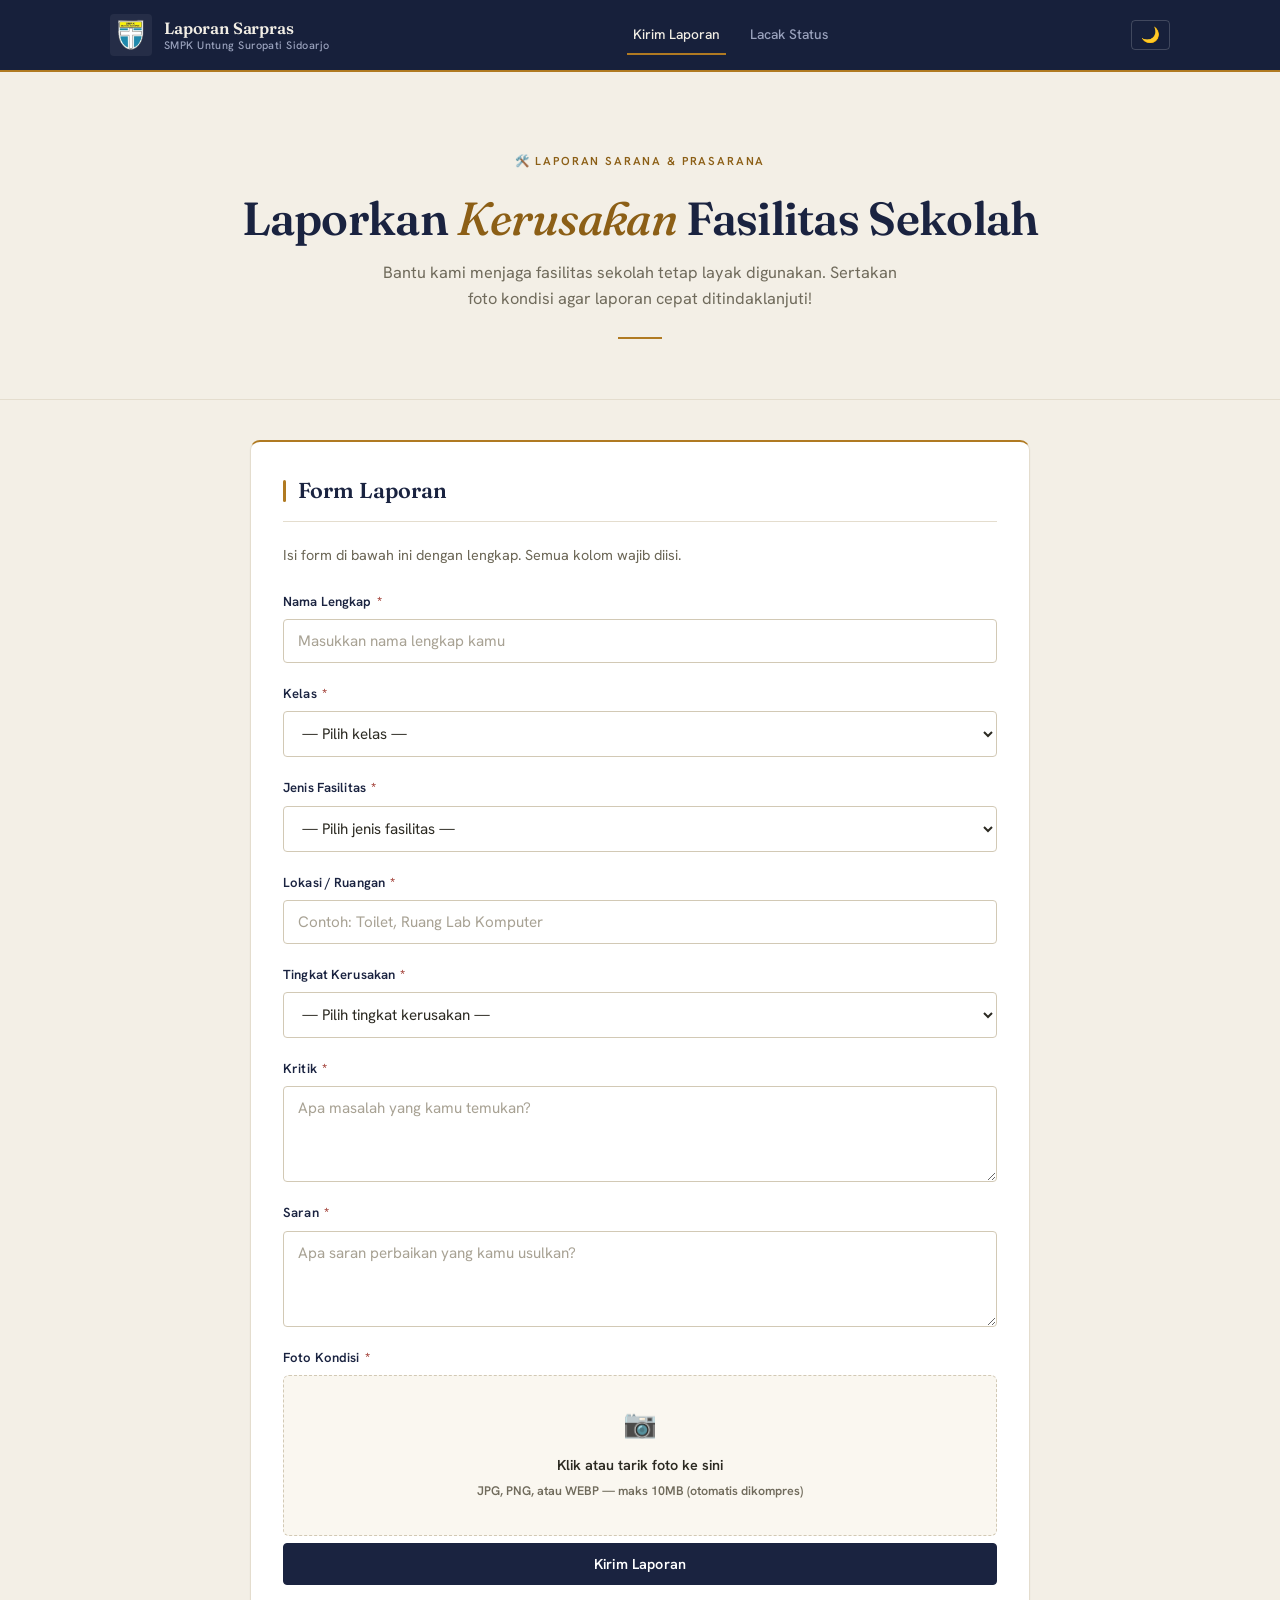
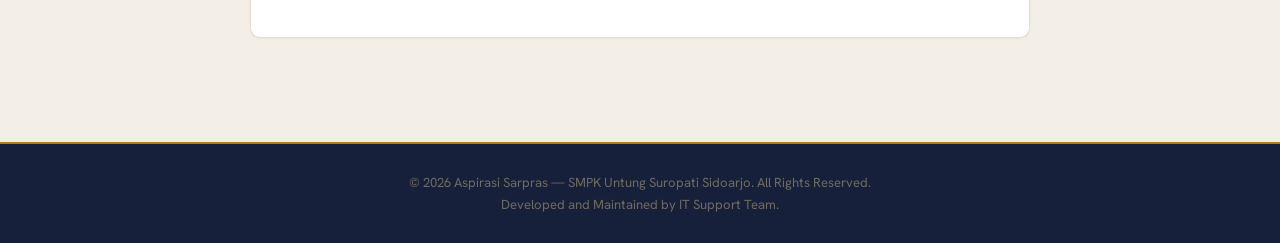
<file: index.html>
<!DOCTYPE html>
<html lang="id">
<head>
  <meta charset="UTF-8">
  <meta name="viewport" content="width=device-width, initial-scale=1.0">
  <link rel="icon" href="assets/logo-sekolah.png" onerror="this.style.display='none'">
  <title>Laporan Sarpras — SMPK Untung Suropati</title>
  <link rel="stylesheet" href="css/style.css">
  <style>
    .upload-box__label { display:block; }
  </style>
</head>
  <body>

  <!-- Navbar -->
  <nav class="navbar">
    <div class="navbar__inner">
      <a href="index.html" class="navbar__brand">
        <img src="assets/logo-sekolah.png" alt="Logo Sekolah" onerror="this.style.display='none'">
        <div class="navbar__brand-text">
          Laporan Sarpras
          <span>SMPK Untung Suropati Sidoarjo</span>
        </div>
      </a>
      <nav class="navbar__nav">
        <a href="index.html" class="navbar__link navbar__link--active">Kirim Laporan</a>
        <a href="lacak.html" class="navbar__link">Lacak Status</a>
      </nav>
      <button class="dark-toggle" id="darkToggleBtn" onclick="toggleDarkMode()" title="Ganti ke mode gelap">🌙</button>
    </div>
  </nav>

  <!-- Hero -->
  <section class="hero">
    <div class="hero__badge">🛠️ Laporan Sarana &amp; Prasarana</div>
    <h1>Laporkan <span>Kerusakan</span> Fasilitas Sekolah</h1>
    <p>Bantu kami menjaga fasilitas sekolah tetap layak digunakan. Sertakan foto kondisi agar laporan cepat ditindaklanjuti!</p>
    <div class="hero__divider"></div>
  </section>

  <div class="container">
    <section class="section">
      <div class="card--accent">
        <div class="section__title">Form Laporan</div>
        <p style="margin-bottom:24px; font-size:0.9rem; color:var(--gray-500);">
          Isi form di bawah ini dengan lengkap. Semua kolom wajib diisi.
        </p>

        <div id="alertBox" class="alert"></div>
        <div id="kodeResult" class="kode-result"></div>

        <form id="formSarpras" novalidate>

          <div class="form-group">
            <label class="form-label" for="namaLengkap">Nama Lengkap <span>*</span></label>
            <input class="form-input" type="text" id="namaLengkap" placeholder="Masukkan nama lengkap kamu" required>
          </div>

          <div class="form-group">
            <label class="form-label" for="kelas">Kelas <span>*</span></label>
            <select class="form-select" id="kelas" required>
              <option value="">— Pilih kelas —</option>
            </select>
          </div>

          <div class="form-group">
            <label class="form-label" for="kategori">Jenis Fasilitas <span>*</span></label>
            <select class="form-select" id="kategori" required>
              <option value="">— Pilih jenis fasilitas —</option>
            </select>
          </div>

          <div class="form-group">
            <label class="form-label" for="lokasi">Lokasi / Ruangan <span>*</span></label>
            <input class="form-input" type="text" id="lokasi" placeholder="Contoh: Toilet, Ruang Lab Komputer" required>
          </div>

          <div class="form-group">
            <label class="form-label" for="tingkat">Tingkat Kerusakan <span>*</span></label>
            <select class="form-select" id="tingkat" required>
              <option value="">— Pilih tingkat kerusakan —</option>
            </select>
          </div>

          <div class="form-group">
            <label class="form-label" for="kritik">Kritik <span>*</span></label>
            <textarea class="form-textarea" id="kritik" placeholder="Apa masalah yang kamu temukan?" required></textarea>
          </div>

          <div class="form-group">
            <label class="form-label" for="saran">Saran <span>*</span></label>
            <textarea class="form-textarea" id="saran" placeholder="Apa saran perbaikan yang kamu usulkan?" required></textarea>
          </div>

          <div class="form-group">
            <label class="form-label">Foto Kondisi <span>*</span></label>
            <div class="upload-box" id="uploadBox">
              <input type="file" id="uploadInput" accept="image/jpeg,image/png,image/webp" style="display:none;">
              <div class="upload-box__label">
                <div class="upload-box__icon">📷</div>
                <div class="upload-box__text"><div>Klik atau tarik foto ke sini</div>
                <div class="upload-box__hint">JPG, PNG, atau WEBP — maks 10MB (otomatis dikompres)</div>
              </div>
              <div id="uploadPreview"></div>
            </div>
            <div id="uploadProgress" class="upload-progress"></div>
          </div>

          <button type="submit" class="btn btn--primary btn--full" id="btnKirim">
            Kirim Laporan
          </button>

        </form>
      </div>
    </section>
  </div>

  <footer class="footer">
    <p>© 2026 Aspirasi Sarpras — SMPK Untung Suropati Sidoarjo. All Rights Reserved.<br>
Developed and Maintained by IT Support Team.</p>
  </footer>

  <script src="js/darkmode.js"></script>
  <script src="js/config.js"></script>
  <script src="js/compress.js"></script>
  <script src="js/form.js"></script>

</body>
</html>
</file>
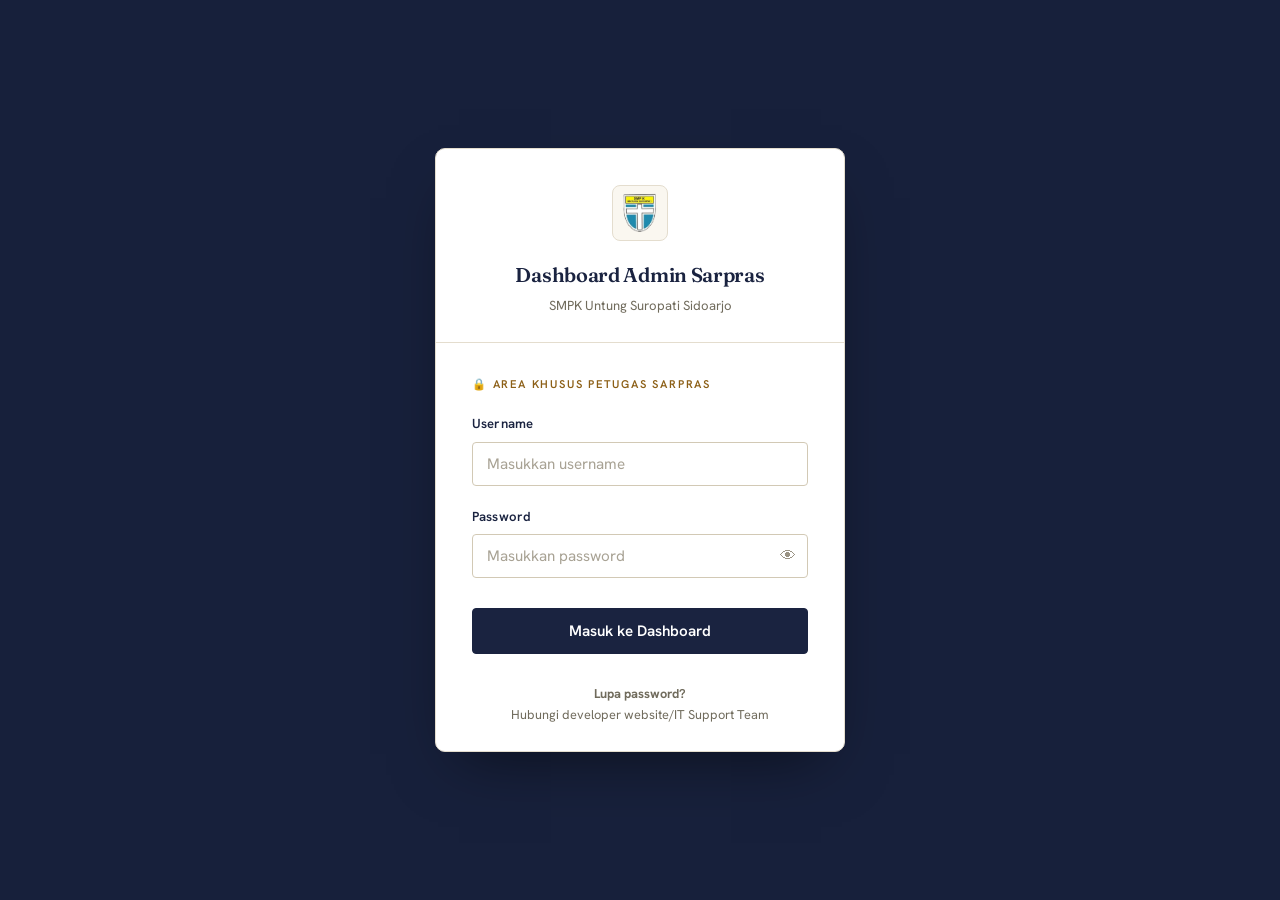
<file: admin.html>
<!DOCTYPE html>
<html lang="id">
<head>
  <meta charset="UTF-8">
  <meta name="viewport" content="width=device-width, initial-scale=1.0">
  <link rel="icon" href="assets/logo-sekolah.png" onerror="this.style.display='none'">
  <title>Login Admin — Sarpras SMPK Untung Suropati</title>
  <link rel="stylesheet" href="css/style.css">
</head>
<body>
  <div class="login-page">
    <div class="login-card">

      <div class="login-card__header">
        <div class="login-logos">
          <img src="assets/logo-sekolah.png" alt="Logo Sekolah" onerror="this.style.display='none'">
        </div>
        <h2>Dashboard Admin Sarpras</h2>
        <p>SMPK Untung Suropati Sidoarjo</p>
      </div>

      <div class="login-card__body">
        <div class="login-badge">🔒 Area Khusus Petugas Sarpras</div>

        <div id="alertBox" class="alert"></div>

        <form id="formLogin" novalidate>
          <div class="form-group">
            <label class="form-label" for="username">Username</label>
            <input class="form-input" type="text" id="username" placeholder="Masukkan username" autocomplete="username" required>
          </div>

          <div class="form-group">
            <label class="form-label" for="password">Password</label>
            <div style="position:relative;">
              <input class="form-input" type="password" id="password" placeholder="Masukkan password"
                     autocomplete="current-password" style="padding-right:44px;" required>
              <button type="button" id="togglePassword"
                      style="position:absolute;right:12px;top:50%;transform:translateY(-50%);
                             background:none;border:none;cursor:pointer;color:var(--gray-400);
                             font-size:1rem;padding:0;line-height:1;">👁</button>
            </div>
          </div>

          <button type="submit" class="btn--login" id="btnLogin">Masuk ke Dashboard</button>
        </form>
      </div>

      <div class="login-card__footer">
        <strong>Lupa password?</strong>
           <br>Hubungi developer website/IT Support Team</p>
      </div>

    </div>
  </div>

  <script src="js/config.js"></script>
  <script src="js/auth.js"></script>
</body>
</html>
</file>
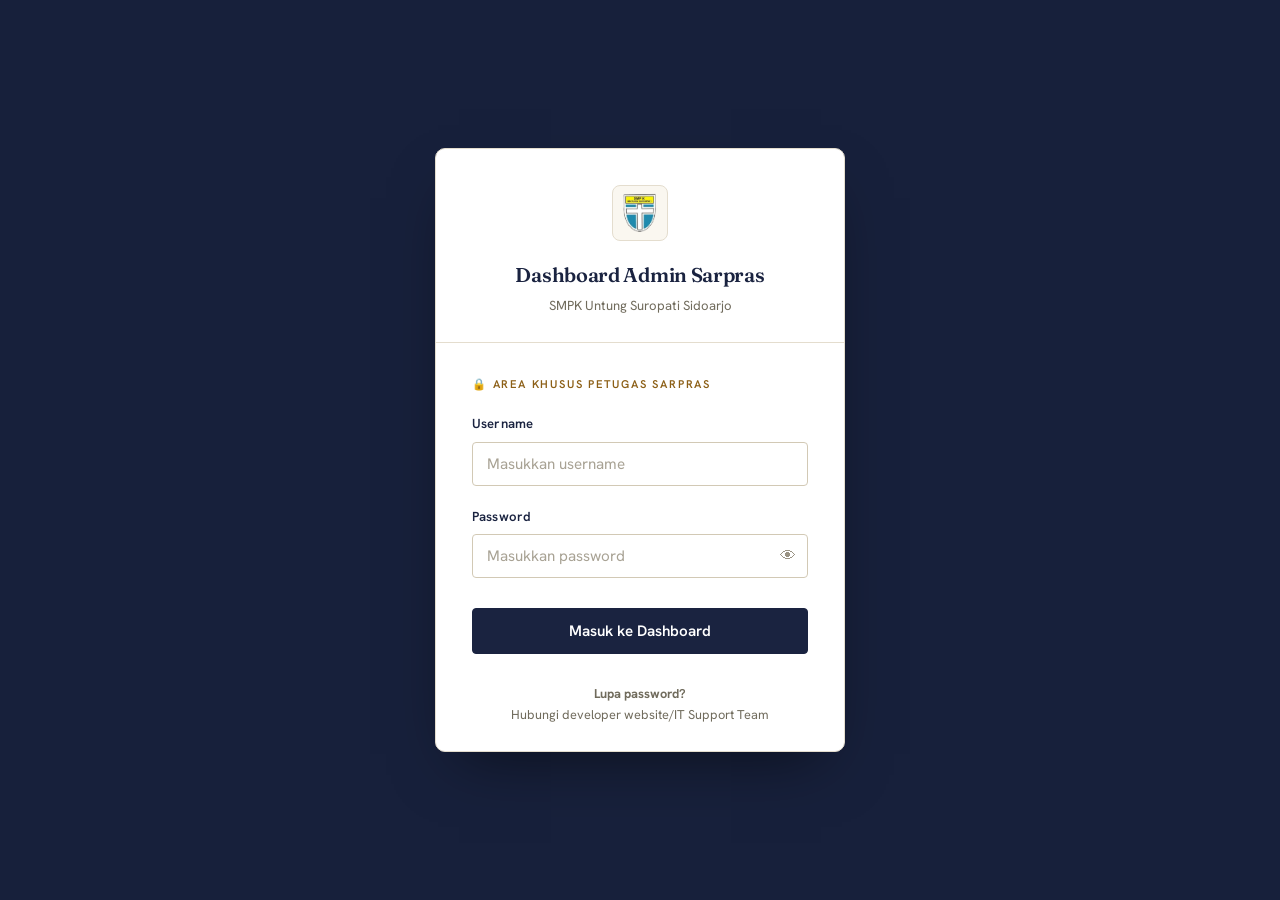
<file: dashboard.html>
<!DOCTYPE html>
<html lang="id">
<head>
  <meta charset="UTF-8">
  <meta name="viewport" content="width=device-width, initial-scale=1.0">
  <link rel="icon" href="assets/logo-sekolah.png" onerror="this.style.display='none'">
  <title>Dashboard Admin — Sarpras SMPK Untung Suropati</title>
  <link rel="stylesheet" href="css/style.css">
</head>
<body class="dash">

  <!-- Navbar -->
  <nav class="navbar">
    <div class="navbar__inner">
      <a href="index.html" class="navbar__brand">
        <img src="assets/logo-sekolah.png" alt="Logo Sekolah" onerror="this.style.display='none'">
        <div class="navbar__brand-text">
          Dashboard Admin Sarpras
          <span>SMPK Untung Suropati Sidoarjo</span>
        </div>
      </a>
      <div class="navbar__admin-info">
        <span class="navbar__admin-badge">👤 Admin Sarpras</span>
        <button onclick="logout()" class="btn--logout">Keluar</button>
        <button class="dark-toggle" id="darkToggleBtn" onclick="toggleDarkMode()" title="Ganti ke mode gelap">🌙</button>
      </div>
    </div>
  </nav>

  <div class="dashboard-layout">

    <!-- Sidebar -->
    <aside class="sidebar">
      <p class="sidebar__section-label">Menu</p>
      <ul class="sidebar__menu">
        <li class="sidebar__item"><a href="#" class="active" onclick="showTab('statistik', this); return false;"><span class="sidebar__icon">📊</span> Statistik</a></li>
        <li class="sidebar__item"><a href="#" onclick="showTab('laporan', this); return false;"><span class="sidebar__icon">📋</span> Semua Laporan</a></li>
      </ul>
      <hr class="sidebar__divider">
      <p class="sidebar__section-label">Lainnya</p>
      <ul class="sidebar__menu">
        <li class="sidebar__item"><a href="index.html" target="_blank"><span class="sidebar__icon">🌐</span> Lihat Website</a></li>
      </ul>
    </aside>

    <!-- Main -->
    <main class="dashboard-main">

      <div id="globalLoading" class="loading"><div class="spinner"></div> Memuat data...</div>

      <!-- TAB: Statistik -->
      <div id="tab-statistik" class="tab-panel active">
        <p class="page-title">📊 Statistik Laporan Sarpras</p>
        <p class="page-subtitle" id="lastUpdated">Memuat data...</p>

        <div class="stats-grid">
          <div class="stat-card stat-card--total">
            <span class="stat-card__icon">📝</span>
            <div class="stat-card__number" id="statTotal">—</div>
            <div class="stat-card__label">Total Laporan</div>
          </div>
          <div class="stat-card stat-card--menunggu">
            <span class="stat-card__icon">⏳</span>
            <div class="stat-card__number" id="statMenunggu">—</div>
            <div class="stat-card__label">Menunggu</div>
          </div>
          <div class="stat-card stat-card--diproses">
            <span class="stat-card__icon">🔧</span>
            <div class="stat-card__number" id="statDiproses">—</div>
            <div class="stat-card__label">Diproses</div>
          </div>
          <div class="stat-card stat-card--selesai">
            <span class="stat-card__icon">✅</span>
            <div class="stat-card__number" id="statSelesai">—</div>
            <div class="stat-card__label">Selesai</div>
          </div>
        </div>

        <div class="hchart-section">
          <div class="hchart-card">
            <div class="hchart-card__title">Laporan per Tingkat Kerusakan</div>
            <div class="hbar-list" id="hbarTingkat"></div>
          </div>
          <div class="hchart-card">
            <div class="hchart-card__title">Laporan per Status</div>
            <div class="hbar-list" id="hbarStatus"></div>
          </div>
        </div>

        <div class="hchart-card">
          <div class="hchart-card__title">Laporan per Jenis Fasilitas</div>
          <div class="hbar-list" id="hbarKategori"></div>
        </div>
      </div>

      <!-- TAB: Semua Laporan -->
      <div id="tab-laporan" class="tab-panel">
        <div style="display:flex;justify-content:space-between;align-items:center;flex-wrap:wrap;gap:12px;margin-bottom:20px;">
          <div>
            <p class="page-title">📋 Semua Laporan</p>
            <p class="page-subtitle">Kelola dan pantau laporan sarpras</p>
          </div>
          <button onclick="loadData()" class="btn btn--outline" style="font-size:0.85rem;padding:7px 16px;">🔄 Refresh</button>
        </div>

        <div class="filter-bar">
          <input id="dashSearch" type="text" placeholder="🔍 Cari nama, lokasi, kode, kritik…" oninput="applyFilters()">
          <select id="dashFilterKategori" onchange="applyFilters()"><option value="">Semua Jenis</option></select>
          <select id="dashFilterKelas" onchange="applyFilters()"><option value="">Semua Kelas</option></select>
          <select id="dashFilterTingkat" onchange="applyFilters()"><option value="">Semua Tingkat</option></select>
          <select id="dashFilterStatus" onchange="applyFilters()"><option value="">Semua Status</option></select>
          <select id="dashSort" onchange="applyFilters()">
            <option value="newest">Urut: Terbaru</option>
            <option value="oldest">Urut: Terlama</option>
            <option value="tingkat">Urut: Tingkat (Berat dulu)</option>
          </select>
        </div>

        <div class="filter-bar filter-bar--dates">
          <label class="filter-date">Dari <input id="dashDateFrom" type="date" onchange="applyFilters()"></label>
          <label class="filter-date">Sampai <input id="dashDateTo" type="date" onchange="applyFilters()"></label>
          <button class="btn btn--outline" onclick="resetFilters()" style="font-size:0.82rem;padding:7px 14px;">Reset Filter</button>
        </div>

        <p id="dashCounter" style="font-size:0.85rem;color:var(--gray-400);margin-bottom:12px;"></p>

        <div class="table-wrapper">
          <table>
            <thead>
              <tr>
                <th>Foto</th>
                <th>Pelapor</th>
                <th>Lokasi</th>
                <th class="hide-lg">Jenis</th>
                <th>Tingkat</th>
                <th class="hide-md">Kritik</th>
                <th class="hide-md">Saran</th>
                <th>Status</th>
                <th class="hide-md">Tanggal</th>
                <th>Aksi</th>
              </tr>
            </thead>
            <tbody id="tableBody"></tbody>
          </table>
        </div>

        <div class="mobile-cards" id="mobileCards"></div>

        <div id="dashPagination" class="pagination"></div>

        <div id="tableEmpty" class="empty-state" style="display:none;">
          <div class="empty-state__icon">📭</div>
          <p>Belum ada laporan.</p>
        </div>
      </div>

    </main>
  </div>

  <footer class="footer">
    <p>© 2026 Aspirasi Sarpras — SMPK Untung Suropati Sidoarjo. All Rights Reserved.<br>
Developed and Maintained by IT Support Team.</p>
      </footer>

  <!-- Modal konfirmasi -->
  <div class="modal-overlay" id="modalOverlay" style="display:none;">
    <div class="modal-box">
      <span class="modal-box__icon" id="modalIcon">❓</span>
      <div class="modal-box__title" id="modalTitle">Konfirmasi</div>
      <div class="modal-box__desc" id="modalDesc"></div>
      <div class="modal-box__actions">
        <button class="modal-btn modal-btn--cancel" id="modalCancel">Batal</button>
        <button class="modal-btn modal-btn--confirm" id="modalConfirm">Ya, Lanjutkan</button>
      </div>
    </div>
  </div>

  <!-- Modal preview foto -->
  <div class="modal-overlay" id="fotoModalOverlay" style="display:none;" onclick="if(event.target===this) this.style.display='none';">
    <div class="modal-box" style="max-width:600px;">
      <img id="fotoModalImg" class="modal-box__img" src="" alt="Foto laporan">
      <button class="modal-btn modal-btn--cancel" style="width:100%;" onclick="document.getElementById('fotoModalOverlay').style.display='none';">Tutup</button>
    </div>
  </div>

  <script src="js/darkmode.js"></script>
  <script src="js/config.js"></script>
  <script src="js/dashboard.js"></script>
</body>
</html>
</file>
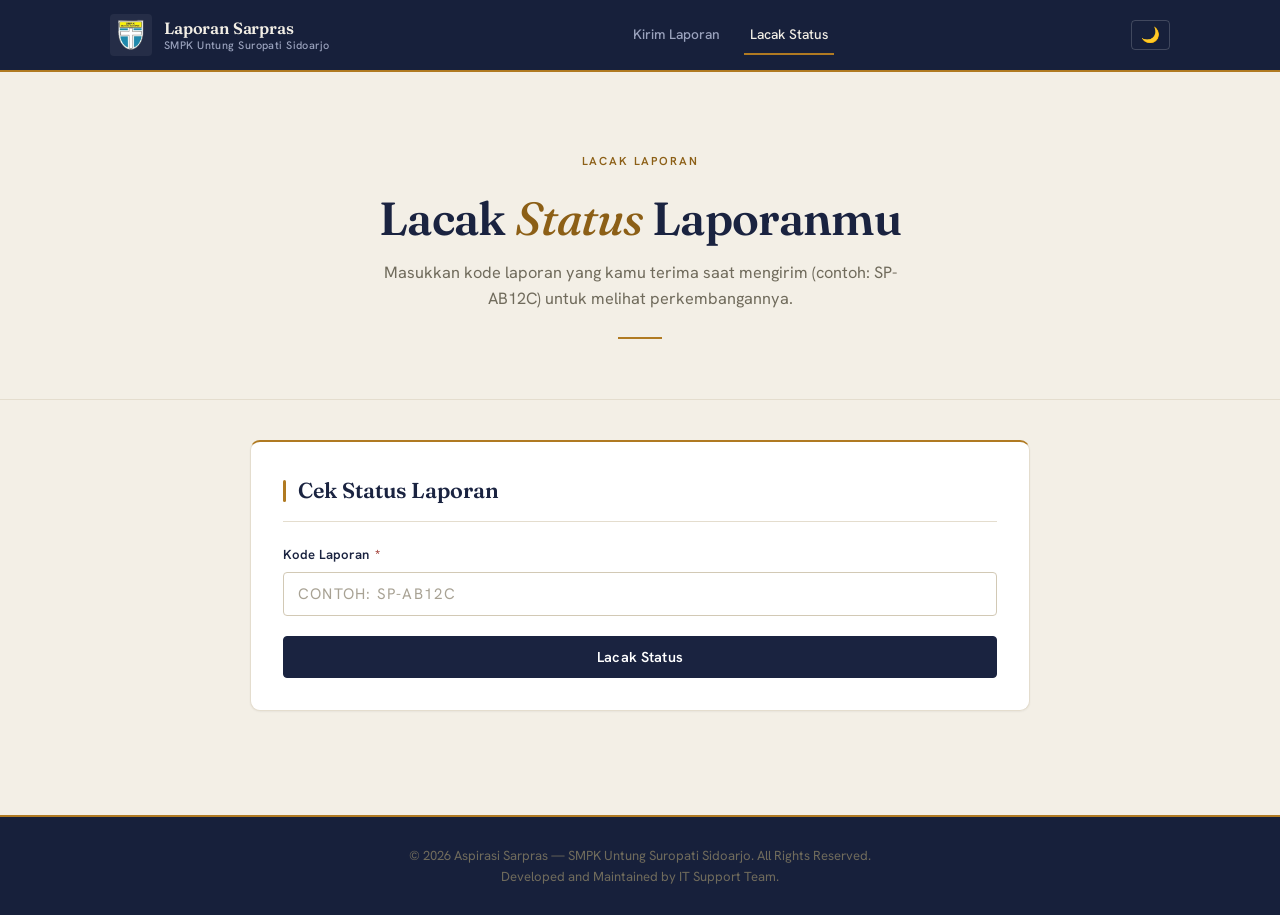
<file: lacak.html>
<!DOCTYPE html>
<html lang="id">
<head>
  <meta charset="UTF-8">
  <meta name="viewport" content="width=device-width, initial-scale=1.0">
  <link rel="icon" href="assets/logo-sekolah.png" onerror="this.style.display='none'">
  <title>Lacak Status Laporan — Sarpras SMPK Untung Suropati</title>
  <link rel="stylesheet" href="css/style.css">
</head>
<body>

  <!-- Navbar -->
  <nav class="navbar">
    <div class="navbar__inner">
      <a href="index.html" class="navbar__brand">
        <img src="assets/logo-sekolah.png" alt="Logo Sekolah" onerror="this.style.display='none'">
        <div class="navbar__brand-text">
          Laporan Sarpras
          <span>SMPK Untung Suropati Sidoarjo</span>
        </div>
      </a>
      <nav class="navbar__nav">
        <a href="index.html" class="navbar__link">Kirim Laporan</a>
        <a href="lacak.html" class="navbar__link navbar__link--active">Lacak Status</a>
      </nav>
      <button class="dark-toggle" id="darkToggleBtn" onclick="toggleDarkMode()" title="Ganti ke mode gelap">🌙</button>
    </div>
  </nav>

  <!-- Hero -->
  <section class="hero">
    <div class="hero__badge">Lacak Laporan</div>
    <h1>Lacak <span>Status</span> Laporanmu</h1>
    <p>Masukkan kode laporan yang kamu terima saat mengirim (contoh: SP-AB12C) untuk melihat perkembangannya.</p>
    <div class="hero__divider"></div>
  </section>

  <div class="container">
    <section class="section">
      <div class="card--accent">
        <div class="section__title">Cek Status Laporan</div>

        <div id="alertBox" class="alert"></div>

        <form id="formLacak" novalidate>
          <div class="form-group">
            <label class="form-label" for="kodeInput">Kode Laporan <span>*</span></label>
            <input class="form-input" type="text" id="kodeInput" placeholder="Contoh: SP-AB12C"
                   autocomplete="off" style="text-transform:uppercase; letter-spacing:0.08em;" required>
          </div>

          <button type="submit" class="btn btn--primary btn--full" id="btnLacak">Lacak Status</button>
        </form>

        <div id="lacakResult" class="track-result"></div>
      </div>
    </section>
  </div>

  <footer class="footer">
    <p>© 2026 Aspirasi Sarpras — SMPK Untung Suropati Sidoarjo. All Rights Reserved.<br>
Developed and Maintained by IT Support Team.</p>
  </footer>

  <script src="js/darkmode.js"></script>
  <script src="js/config.js"></script>
  <script src="js/lacak.js"></script>

</body>
</html>
</file>
<file: css/style.css>
/* ============================================================
   style.css — Website Laporan Sarpras
   SMPK Untung Suropati Sidoarjo
   Arah desain: Editorial / civic — kertas hangat, tinta navy,
   satu aksen kuningan (brass), garis rambut, tipografi serif.
   ============================================================ */

@import url('https://fonts.googleapis.com/css2?family=Fraunces:ital,opsz,wght@0,9..144,400;0,9..144,500;0,9..144,600;1,9..144,500;1,9..144,600&family=Hanken+Grotesk:wght@400;500;600;700&display=swap');

:root {
  /* -- Surfaces & ink -------------------------------------- */
  --paper:      #f3efe6;   /* latar halaman, kertas hangat   */
  --surface:    #ffffff;   /* kartu                          */
  --surface-2:  #faf7f0;   /* isian halus / input alt        */
  --line:       #e4ddce;   /* garis rambut                   */
  --line-2:     #d2c9b5;   /* garis rambut lebih tegas       */

  --text:       #2c2a22;   /* teks utama                     */
  --text-dim:   #706b5c;   /* teks sekunder                  */
  --heading:    #1a2340;   /* judul / tinta navy             */

  /* -- Aksen kuningan -------------------------------------- */
  --accent:     #b07a22;
  --accent-2:   #8c5f16;
  --accent-soft:#f2e7cf;

  /* -- Pita gelap (navbar / footer / kepala tabel) --------- */
  --band:       #17203b;
  --band-fg:    #f2eee5;
  --band-dim:   #9aa2bd;

  /* -- Tombol utama --------------------------------------- */
  --btn-bg:     #1a2340;
  --btn-fg:     #ffffff;
  --btn-bg-h:   #10182f;

  --focus-ring: rgba(176,122,34,0.22);

  /* -- Status (badge / alert) ----------------------------- */
  --ok-bg:#e6efe2;   --ok-fg:#2f6b3a;
  --warn-bg:#f5ead0; --warn-fg:#8a6412;
  --bad-bg:#f3ded9;  --bad-fg:#9b3128;
  --info-bg:#e2e7f1; --info-fg:#2e4b7a;
  --neutral-bg:#ece6d9; --neutral-fg:#6b6656;

  /* -- Legacy alias (dipakai style inline di HTML) --------- */
  --navy: #1a2340; --navy-mid: #2a365c; --navy-light: #3a5488;
  --navy-50: #ede7da; --navy-100: #d9d1bf;
  --teal: #b07a22; --teal-light: #cfa24e; --teal-pale: #f2e7cf; --teal-dark: #8c5f16;
  --gray-50:#faf7f0; --gray-100:#f2eee4; --gray-200:#e4ddce; --gray-300:#d2c9b5;
  --gray-400:#9a9384; --gray-500:#6b6656; --gray-600:#55524a; --gray-700:#3a382f;
  --gray-800:#2b2a24; --gray-900:#1a1915;
  --green-100:#e6efe2; --green-600:#2f6b3a; --green-700:#265a30;
  --yellow-100:#f5ead0; --yellow-600:#8a6412;
  --red-100:#f3ded9; --red-600:#9b3128;
  --blue-100:#e2e7f1; --blue-50:#eef1f7;

  /* -- Bentuk & bayangan ---------------------------------- */
  --shadow-sm: 0 1px 2px rgba(20,25,45,0.05);
  --shadow-md: 0 10px 30px -16px rgba(20,25,45,0.30);
  --radius-sm: 4px;
  --radius-md: 6px;
  --radius-lg: 10px;
  --transition: all 0.18s ease;
}

*, *::before, *::after { box-sizing: border-box; margin: 0; padding: 0; }
html { scroll-behavior: smooth; }

body {
  font-family: 'Hanken Grotesk', system-ui, -apple-system, sans-serif;
  background: var(--paper);
  color: var(--text);
  font-size: 15px;
  line-height: 1.62;
  min-height: 100vh;
  -webkit-font-smoothing: antialiased;
}

::selection { background: var(--accent-soft); color: var(--heading); }

a { color: var(--accent-2); text-decoration: none; transition: var(--transition); }
a:hover { color: var(--accent); }
img { max-width: 100%; display: block; }

h1, h2, h3 { font-family: 'Fraunces', Georgia, serif; color: var(--heading); letter-spacing: -0.015em; }
h1 { font-size: 2rem; font-weight: 600; line-height: 1.15; }
h2 { font-size: 1.5rem; font-weight: 600; }
h3 { font-size: 1.1rem; font-weight: 600; }
p  { color: var(--text-dim); }

.container { max-width: 820px; margin: 0 auto; padding: 0 20px; }
.container--wide { max-width: 1100px; margin: 0 auto; padding: 0 20px; }

/* Eyebrow / kicker — dipakai ulang di beberapa tempat */
.hero__badge, .login-badge, .m-card__label, .sidebar__section-label {
  font-family: 'Hanken Grotesk', sans-serif;
  text-transform: uppercase;
  letter-spacing: 0.16em;
}

/* ============================================================ NAVBAR */
.navbar {
  background: var(--band);
  border-bottom: 2px solid var(--accent);
  position: sticky; top: 0; z-index: 100;
}
.navbar__inner {
  display: flex; align-items: center; justify-content: space-between;
  padding: 14px 20px; max-width: 1100px; margin: 0 auto;
}
.navbar__brand { display: flex; align-items: center; gap: 12px; text-decoration: none; }
.navbar__brand img {
  width: 42px; height: 42px; border-radius: 4px; object-fit: contain;
  background: rgba(255,255,255,0.06); padding: 3px;
}
.navbar__brand-text {
  font-family: 'Fraunces', Georgia, serif; font-weight: 600; font-size: 1.02rem;
  color: var(--band-fg); line-height: 1.25; letter-spacing: -0.01em;
}
.navbar__brand-text span {
  display: block; font-family: 'Hanken Grotesk', sans-serif;
  font-size: 0.68rem; font-weight: 500; letter-spacing: 0.04em;
  text-transform: none; color: var(--band-dim); line-height: 1.3;
}
.navbar__nav { display: flex; gap: 2px; align-items: center; }
.navbar__link {
  padding: 8px 6px; margin: 0 8px; color: var(--band-dim);
  font-weight: 500; font-size: 0.86rem; text-decoration: none;
  border-bottom: 2px solid transparent; transition: var(--transition);
}
.navbar__link:hover { color: var(--band-fg); }
.navbar__link--active { color: var(--band-fg); border-bottom-color: var(--accent); }
.navbar__link--active:hover { color: var(--band-fg); }

/* ============================================================ HERO */
.hero {
  background: var(--paper);
  color: var(--text);
  padding: 76px 20px 60px;
  text-align: center;
  border-bottom: 1px solid var(--line);
}
.hero__badge {
  display: inline-block; font-size: 0.72rem; font-weight: 600;
  color: var(--accent-2); margin-bottom: 22px;
}
.hero h1 {
  color: var(--heading); font-size: clamp(2rem, 5vw, 2.9rem);
  font-weight: 600; margin-bottom: 16px; line-height: 1.1;
}
.hero h1 span { color: var(--accent-2); font-style: italic; font-weight: 500; }
.hero p { color: var(--text-dim); font-size: 1.02rem; max-width: 540px; margin: 0 auto; }
.hero__divider { width: 44px; height: 2px; background: var(--accent); margin: 24px auto 0; }

/* ============================================================ CARDS */
.card, .card--accent {
  background: var(--surface); border: 1px solid var(--line);
  border-radius: var(--radius-lg); padding: 32px; box-shadow: var(--shadow-sm);
}
.card--accent { border-top: 2px solid var(--accent); }

/* ============================================================ FORM */
.form-group { display: flex; flex-direction: column; gap: 7px; margin-bottom: 20px; }
.form-label { font-size: 0.82rem; font-weight: 600; color: var(--heading); letter-spacing: 0.01em; }
.form-label span { color: var(--bad-fg); margin-left: 2px; }

.form-input, .form-select, .form-textarea {
  width: 100%; padding: 11px 14px; border: 1px solid var(--line-2);
  border-radius: var(--radius-sm); font-family: inherit; font-size: 0.95rem;
  color: var(--text); background: var(--surface); transition: var(--transition); outline: none;
}
.form-input::placeholder, .form-textarea::placeholder { color: #a8a294; }
.form-input:focus, .form-select:focus, .form-textarea:focus {
  border-color: var(--heading); box-shadow: 0 0 0 3px var(--focus-ring);
}
.form-textarea { resize: vertical; min-height: 96px; }
.form-hint { font-size: 0.8rem; color: var(--text-dim); }

/* Upload foto */
.upload-box {
  border: 1px dashed var(--line-2); border-radius: var(--radius-md);
  padding: 26px; text-align: center; cursor: pointer;
  transition: var(--transition); background: var(--surface-2);
}
.upload-box:hover, .upload-box--dragover { border-color: var(--accent); background: var(--accent-soft); }
.upload-box__label { display: block; }
.upload-box__icon { font-size: 1.7rem; margin-bottom: 8px; opacity: 0.8; }
.upload-box__text { font-size: 0.9rem; color: var(--text); font-weight: 600; }
.upload-box__hint { font-size: 0.78rem; color: var(--text-dim); margin-top: 4px; }
.upload-preview { position: relative; display: inline-block; margin-top: 14px; }
.upload-preview img {
  max-width: 220px; max-height: 220px; border-radius: var(--radius-sm);
  border: 1px solid var(--line); object-fit: cover;
}
.upload-preview__remove {
  position: absolute; top: -8px; right: -8px; width: 26px; height: 26px;
  border-radius: 50%; background: var(--bad-fg); color: #fff; border: 2px solid var(--surface);
  font-size: 0.85rem; cursor: pointer; display: flex; align-items: center; justify-content: center;
}
.upload-progress { font-size: 0.78rem; color: var(--accent-2); margin-top: 8px; font-weight: 600; }

/* ============================================================ BUTTONS */
.btn {
  display: inline-flex; align-items: center; justify-content: center; gap: 8px;
  padding: 11px 22px; border-radius: var(--radius-sm); font-family: inherit;
  font-size: 0.9rem; font-weight: 600; cursor: pointer; border: 1px solid transparent;
  transition: var(--transition); text-decoration: none; letter-spacing: 0.01em;
}
.btn--primary { background: var(--btn-bg); color: var(--btn-fg); border-color: var(--btn-bg); }
.btn--primary:hover { background: var(--btn-bg-h); border-color: var(--btn-bg-h); }
.btn--outline { background: transparent; color: var(--heading); border-color: var(--line-2); }
.btn--outline:hover { background: var(--surface-2); border-color: var(--heading); }
.btn--full { width: 100%; }
.btn:disabled { opacity: 0.5; cursor: not-allowed; }

/* ============================================================ BADGE (tag) */
.badge {
  display: inline-block; padding: 3px 8px; border-radius: 3px;
  font-size: 0.68rem; font-weight: 700; text-transform: uppercase; letter-spacing: 0.06em;
  border: 1px solid transparent;
}
.badge--menunggu { background: var(--neutral-bg); color: var(--neutral-fg); border-color: var(--line-2); }
.badge--diproses { background: var(--info-bg); color: var(--info-fg); border-color: #cdd7e8; }
.badge--selesai  { background: var(--ok-bg); color: var(--ok-fg); border-color: #cfe0c7; }
.badge--ditolak  { background: var(--bad-bg); color: var(--bad-fg); border-color: #e6c9c2; }
.badge--ringan { background: var(--ok-bg); color: var(--ok-fg); border-color: #cfe0c7; }
.badge--sedang { background: var(--warn-bg); color: var(--warn-fg); border-color: #e6d5ac; }
.badge--berat  { background: var(--bad-bg); color: var(--bad-fg); border-color: #e6c9c2; }

/* ============================================================ ALERT */
.alert {
  padding: 12px 16px; border-radius: var(--radius-sm); font-size: 0.9rem; font-weight: 500;
  margin-bottom: 18px; display: none; border-left: 3px solid;
}
.alert--success { background: var(--ok-bg); color: var(--ok-fg); border-color: var(--ok-fg); }
.alert--error   { background: var(--bad-bg); color: var(--bad-fg); border-color: var(--bad-fg); }
.alert--info    { background: var(--info-bg); color: var(--info-fg); border-color: var(--info-fg); }
.alert--show { display: block; }

/* ============================================================ LOADING / EMPTY */
.loading { display: flex; justify-content: center; align-items: center; padding: 40px; color: var(--text-dim); gap: 10px; font-size: 0.9rem; }
.spinner { width: 20px; height: 20px; border: 2.5px solid var(--line); border-top-color: var(--accent); border-radius: 50%; animation: spin 0.7s linear infinite; }
.empty-state { text-align: center; padding: 56px 20px; color: var(--text-dim); }
.empty-state__icon { font-size: 2.4rem; margin-bottom: 12px; opacity: 0.7; }

/* ============================================================ SECTION */
.section { padding: 40px 0; }
.section__title {
  font-family: 'Fraunces', Georgia, serif; font-size: 1.35rem; font-weight: 600;
  color: var(--heading); margin-bottom: 22px; display: flex; align-items: center; gap: 12px;
  padding-bottom: 12px; border-bottom: 1px solid var(--line);
}
.section__title::before { content: ''; width: 3px; height: 22px; background: var(--accent); border-radius: 2px; display: inline-block; }

/* ============================================================ FOOTER */
.footer {
  background: var(--band); border-top: 2px solid var(--accent); padding: 28px 20px;
  text-align: center; color: var(--band-dim); font-size: 0.82rem; margin-top: 64px;
}

/* ============================================================ LOGIN PAGE */
.login-page {
  min-height: 100vh; display: flex; align-items: center; justify-content: center;
  background: var(--band); padding: 24px;
}
.login-card {
  background: var(--surface); border: 1px solid var(--line); border-radius: var(--radius-lg);
  width: 100%; max-width: 410px; overflow: hidden; box-shadow: 0 26px 60px -24px rgba(0,0,0,0.55);
}
.login-card__header { padding: 36px 36px 26px; text-align: center; border-bottom: 1px solid var(--line); }
.login-logos { display: flex; justify-content: center; align-items: center; margin-bottom: 18px; }
.login-logos img { width: 56px; height: 56px; object-fit: contain; border-radius: 8px; background: var(--surface-2); padding: 4px; border: 1px solid var(--line); }
.login-card__header h2 { font-size: 1.25rem; font-weight: 600; margin-bottom: 4px; }
.login-card__header p  { color: var(--text-dim); font-size: 0.82rem; }
.login-card__body   { padding: 28px 36px 30px; }
.login-card__footer { text-align: center; padding: 0 36px 26px; font-size: 0.8rem; color: var(--text-dim); }
.login-badge {
  display: inline-block; color: var(--accent-2); font-size: 0.7rem; font-weight: 600;
  margin-bottom: 20px;
}
.btn--login {
  background: var(--btn-bg); color: var(--btn-fg); border: 1px solid var(--btn-bg);
  width: 100%; padding: 12px; border-radius: var(--radius-sm); font-size: 0.95rem; font-weight: 600;
  cursor: pointer; font-family: inherit; transition: var(--transition); margin-top: 10px;
}
.btn--login:hover { background: var(--btn-bg-h); border-color: var(--btn-bg-h); }
.btn--login:disabled { opacity: 0.5; cursor: not-allowed; }

/* ============================================================ DASHBOARD LAYOUT */
body.dash { background: var(--paper); }
.dashboard-layout { display: grid; grid-template-columns: 232px 1fr; min-height: calc(100vh - 72px); }

.sidebar {
  background: var(--surface); border-right: 1px solid var(--line); padding: 22px 0;
  position: sticky; top: 72px; height: calc(100vh - 72px); overflow-y: auto;
}
.sidebar__section-label { font-size: 0.66rem; font-weight: 700; color: var(--text-dim); padding: 0 22px; margin: 18px 0 8px; }
.sidebar__menu { list-style: none; padding: 0 12px; }
.sidebar__item a {
  display: flex; align-items: center; gap: 11px; padding: 10px 14px; border-radius: var(--radius-sm);
  color: var(--text-dim); font-size: 0.88rem; font-weight: 500; transition: var(--transition);
  text-decoration: none; border-left: 2px solid transparent;
}
.sidebar__item a:hover { background: var(--surface-2); color: var(--heading); }
.sidebar__item a.active {
  background: var(--surface-2); color: var(--heading); font-weight: 600;
  border-left-color: var(--accent);
}
.sidebar__icon { font-size: 0.95rem; width: 20px; text-align: center; flex-shrink: 0; opacity: 0.85; }
.sidebar__divider { border: none; border-top: 1px solid var(--line); margin: 12px 18px; }

.dashboard-main { padding: 32px; overflow-x: hidden; }
.page-title { font-family: 'Fraunces', Georgia, serif; font-size: 1.5rem; font-weight: 600; color: var(--heading); margin-bottom: 4px; }
.page-subtitle { font-size: 0.85rem; color: var(--text-dim); margin-bottom: 26px; }

.navbar__admin-info { display: flex; align-items: center; gap: 12px; }
.navbar__admin-badge {
  background: rgba(255,255,255,0.06); border: 1px solid rgba(255,255,255,0.14); color: var(--band-fg);
  padding: 4px 12px; border-radius: 999px; font-size: 0.78rem; font-weight: 500;
}
.btn--logout {
  background: transparent; border: 1px solid rgba(255,255,255,0.22); color: var(--band-dim);
  padding: 6px 14px; border-radius: var(--radius-sm); font-size: 0.82rem; font-weight: 600;
  cursor: pointer; font-family: inherit; transition: var(--transition);
}
.btn--logout:hover { background: rgba(255,255,255,0.08); border-color: rgba(255,255,255,0.4); color: var(--band-fg); }

/* Stat cards */
.stats-grid { display: grid; grid-template-columns: repeat(4,1fr); gap: 16px; margin-bottom: 30px; }
.stat-card {
  background: var(--surface); border: 1px solid var(--line); border-radius: var(--radius-md);
  padding: 20px 22px; position: relative; overflow: hidden; transition: var(--transition);
}
.stat-card:hover { border-color: var(--line-2); box-shadow: var(--shadow-sm); }
.stat-card::before { content: ''; position: absolute; top: 0; left: 0; bottom: 0; width: 3px; }
.stat-card--total::before    { background: var(--heading); }
.stat-card--menunggu::before { background: var(--neutral-fg); }
.stat-card--diproses::before { background: var(--info-fg); }
.stat-card--selesai::before  { background: var(--ok-fg); }
.stat-card__icon { font-size: 1.4rem; margin-bottom: 10px; display: block; opacity: 0.85; }
.stat-card__number { font-family: 'Fraunces', Georgia, serif; font-size: 2.1rem; font-weight: 600; line-height: 1; margin-bottom: 6px; }
.stat-card--total .stat-card__number    { color: var(--heading); }
.stat-card--menunggu .stat-card__number { color: var(--neutral-fg); }
.stat-card--diproses .stat-card__number { color: var(--info-fg); }
.stat-card--selesai .stat-card__number  { color: var(--ok-fg); }
.stat-card__label { font-size: 0.78rem; color: var(--text-dim); font-weight: 500; }

/* Chart bars */
.hchart-section { display: grid; grid-template-columns: 1fr 1fr; gap: 20px; margin-bottom: 30px; }
.hchart-card { background: var(--surface); border-radius: var(--radius-md); border: 1px solid var(--line); padding: 24px; }
.hchart-card__title { font-family: 'Fraunces', Georgia, serif; font-size: 1.02rem; font-weight: 600; color: var(--heading); margin-bottom: 20px; display: flex; align-items: center; gap: 10px; }
.hchart-card__title::before { content: ''; width: 3px; height: 18px; background: var(--accent); border-radius: 2px; display: inline-block; }
.hbar-list { display: flex; flex-direction: column; gap: 11px; }
.hbar-item { display: grid; grid-template-columns: 90px 1fr 28px; align-items: center; gap: 10px; }
.hbar-item__label { font-size: 0.78rem; font-weight: 600; color: var(--text-dim); text-align: right; white-space: nowrap; }
.hbar-item__track { background: var(--surface-2); border: 1px solid var(--line); border-radius: 999px; height: 10px; overflow: hidden; }
.hbar-item__fill { height: 100%; border-radius: 999px; transition: width 0.7s cubic-bezier(.4,0,.2,1); }
.hbar-item__count { font-size: 0.78rem; font-weight: 700; color: var(--text-dim); text-align: left; }
@media (max-width:900px) { .hchart-section { grid-template-columns: 1fr; } }

.tab-panel { display: none; }
.tab-panel.active { display: block; animation: fadeIn 0.2s ease; }

/* Table */
.table-wrapper { border-radius: var(--radius-md); border: 1px solid var(--line); overflow-x: auto; }
table { width: 100%; border-collapse: collapse; font-size: 0.875rem; }
thead th {
  background: var(--band); padding: 13px 16px; text-align: left; font-weight: 600;
  color: var(--band-fg); border-bottom: 2px solid var(--accent); white-space: nowrap;
  font-size: 0.72rem; text-transform: uppercase; letter-spacing: 0.06em;
}
tbody td { padding: 13px 16px; border-bottom: 1px solid var(--line); color: var(--text); vertical-align: top; }
tbody tr:last-child td { border-bottom: none; }
tbody tr:hover { background: var(--surface-2); }

.thumb { width: 56px; height: 56px; border-radius: var(--radius-sm); object-fit: cover; cursor: pointer; border: 1px solid var(--line); transition: var(--transition); }
.thumb:hover { border-color: var(--accent); }

/* Mobile cards */
.mobile-cards { display: none; flex-direction: column; gap: 12px; }
.m-card { background: var(--surface); border: 1px solid var(--line); border-left: 3px solid var(--accent); border-radius: var(--radius-md); padding: 18px; }
.m-card__header { display: flex; justify-content: space-between; align-items: center; margin-bottom: 12px; flex-wrap: wrap; gap: 6px; }
.m-card__kelas { font-family: 'Fraunces', Georgia, serif; font-weight: 600; color: var(--heading); font-size: 0.95rem; }
.m-card__nama { font-size: 0.82rem; color: var(--text-dim); margin-bottom: 10px; }
.m-card__label { font-size: 0.66rem; font-weight: 700; color: var(--accent-2); margin-bottom: 3px; }
.m-card__text { font-size: 0.88rem; color: var(--text); line-height: 1.55; margin-bottom: 12px; }
.m-card__footer { display: flex; justify-content: space-between; align-items: center; flex-wrap: wrap; gap: 8px; padding-top: 12px; border-top: 1px solid var(--line); margin-top: 4px; }
.m-card__tanggal { font-size: 0.78rem; color: var(--text-dim); }
.m-card__actions { display: flex; align-items: center; gap: 8px; flex-wrap: wrap; }
@media (max-width:768px) { .table-wrapper { display: none !important; } .mobile-cards { display: flex !important; } }

.action-select {
  padding: 6px 8px; border: 1px solid var(--line-2); border-radius: var(--radius-sm); font-size: 0.8rem;
  color: var(--text); background: var(--surface); cursor: pointer; transition: var(--transition); font-family: inherit;
}
.action-select:focus { border-color: var(--heading); outline: none; box-shadow: 0 0 0 3px var(--focus-ring); }

.btn-delete { padding: 6px 12px; border: 1px solid var(--bad-bg); border-radius: var(--radius-sm); background: var(--bad-bg); color: var(--bad-fg); font-size: 0.8rem; font-weight: 600; cursor: pointer; transition: var(--transition); font-family: inherit; }
.btn-delete:hover { background: var(--bad-fg); border-color: var(--bad-fg); color: #fff; }

.cell-text {
  max-height: 60px; overflow: hidden; display: -webkit-box; -webkit-line-clamp: 3;
  -webkit-box-orient: vertical; line-height: 1.5; font-size: 0.83rem; cursor: pointer; transition: max-height 0.2s ease;
}
.cell-text:hover { -webkit-line-clamp: unset; max-height: 300px; background: var(--surface-2); padding: 4px; border-radius: var(--radius-sm); }

@media (max-width:1100px) { .hide-lg { display: none !important; } }
@media (max-width:850px)  { .hide-md { display: none !important; } }

.filter-bar { display: flex; gap: 12px; flex-wrap: wrap; margin-bottom: 18px; }
.filter-bar select {
  padding: 9px 12px; border: 1px solid var(--line-2); border-radius: var(--radius-sm);
  font-family: inherit; font-size: 0.875rem; color: var(--text); background: var(--surface); outline: none; cursor: pointer;
}
.filter-bar select:focus { border-color: var(--heading); box-shadow: 0 0 0 3px var(--focus-ring); }
.filter-bar input[type="text"], .filter-bar input[type="date"] {
  padding: 9px 12px; border: 1px solid var(--line-2); border-radius: var(--radius-sm);
  font-family: inherit; font-size: 0.875rem; color: var(--text); background: var(--surface); outline: none;
}
.filter-bar input[type="text"] { flex: 1; min-width: 200px; }
.filter-bar input:focus { border-color: var(--heading); box-shadow: 0 0 0 3px var(--focus-ring); }
.filter-bar--dates { align-items: center; }
.filter-date { display: flex; align-items: center; gap: 6px; font-size: 0.8rem; color: var(--text-dim); }
.row-kode { font-family: ui-monospace, "SFMono-Regular", Menlo, monospace; font-size: 0.72rem; letter-spacing: 0.06em; color: var(--accent-2); font-weight: 600; }

/* Pagination */
.pagination { display: flex; align-items: center; justify-content: center; gap: 14px; margin-top: 20px; flex-wrap: wrap; }
.pagination:empty { display: none; }
.page-btn {
  padding: 7px 14px; border: 1px solid var(--line-2); border-radius: var(--radius-sm);
  background: var(--surface); color: var(--heading); font-size: 0.82rem; font-weight: 600;
  cursor: pointer; font-family: inherit; transition: var(--transition);
}
.page-btn:hover:not(:disabled) { background: var(--surface-2); border-color: var(--heading); }
.page-btn:disabled { opacity: 0.4; cursor: not-allowed; }
.page-info { font-size: 0.82rem; color: var(--text-dim); }

/* Kode lacak (halaman kirim laporan) */
.kode-result:empty { display: none; }
.kode-panel {
  margin-top: 20px; border: 1px dashed var(--accent); background: var(--accent-soft);
  border-radius: var(--radius-md); padding: 18px 20px; text-align: center;
}
.kode-panel__label { font-size: 0.7rem; text-transform: uppercase; letter-spacing: 0.16em; font-weight: 600; color: var(--accent-2); }
.kode-panel__code { font-family: ui-monospace, "SFMono-Regular", Menlo, monospace; font-size: 1.6rem; font-weight: 700; letter-spacing: 0.12em; color: var(--heading); margin: 6px 0; }
.kode-panel__hint { font-size: 0.82rem; color: var(--text-dim); }

/* Kartu hasil lacak (halaman lacak) */
.track-result:empty { display: none; }
.track-card { margin-top: 22px; border: 1px solid var(--line); border-radius: var(--radius-md); overflow: hidden; }
.track-card__top { background: var(--surface-2); border-bottom: 1px solid var(--line); padding: 22px 20px; text-align: center; }
.track-card__status-icon { font-size: 2.2rem; line-height: 1; }
.track-card__status { font-family: 'Fraunces', Georgia, serif; font-size: 1.4rem; font-weight: 600; color: var(--heading); margin-top: 8px; }
.track-card__desc { font-size: 0.88rem; color: var(--text-dim); margin-top: 6px; max-width: 380px; margin-left: auto; margin-right: auto; }
.track-list { padding: 6px 20px 14px; }
.track-row { display: flex; justify-content: space-between; align-items: center; gap: 14px; padding: 12px 0; border-bottom: 1px solid var(--line); font-size: 0.9rem; }
.track-row:last-child { border-bottom: none; }
.track-row__key { color: var(--text-dim); }
.track-row__val { color: var(--text); font-weight: 600; text-align: right; }
.track-code { font-family: ui-monospace, "SFMono-Regular", Menlo, monospace; letter-spacing: 0.1em; color: var(--accent-2); }

/* Modal */
.modal-overlay {
  position: fixed; inset: 0; background: rgba(23,32,59,0.5); backdrop-filter: blur(2px);
  z-index: 999; display: flex; align-items: center; justify-content: center; padding: 20px;
}
.modal-box { background: var(--surface); border: 1px solid var(--line); border-radius: var(--radius-lg); padding: 32px 28px 24px; width: 100%; max-width: 420px; box-shadow: var(--shadow-md); text-align: center; }
.modal-box__icon { font-size: 2rem; margin-bottom: 14px; display: block; }
.modal-box__title { font-family: 'Fraunces', Georgia, serif; font-size: 1.2rem; font-weight: 600; color: var(--heading); margin-bottom: 8px; }
.modal-box__desc { font-size: 0.88rem; color: var(--text-dim); margin-bottom: 24px; line-height: 1.55; }
.modal-box__img { max-width: 100%; max-height: 340px; border-radius: var(--radius-sm); margin-bottom: 16px; object-fit: contain; border: 1px solid var(--line); }
.modal-box__actions { display: flex; gap: 10px; justify-content: center; }
.modal-btn { flex: 1; padding: 11px 16px; border-radius: var(--radius-sm); font-size: 0.88rem; font-weight: 600; cursor: pointer; font-family: inherit; transition: var(--transition); border: 1px solid transparent; }
.modal-btn--cancel { background: var(--surface-2); color: var(--text); border-color: var(--line-2); }
.modal-btn--cancel:hover { background: var(--line); }
.modal-btn--confirm { background: var(--btn-bg); color: var(--btn-fg); border-color: var(--btn-bg); }
.modal-btn--confirm:hover { background: var(--btn-bg-h); border-color: var(--btn-bg-h); }
.modal-btn--danger { background: var(--bad-bg); color: var(--bad-fg); border-color: var(--bad-bg); }
.modal-btn--danger:hover { background: var(--bad-fg); border-color: var(--bad-fg); color: #fff; }

/* ============================================================ DARK TOGGLE */
.dark-toggle {
  background: transparent; border: 1px solid rgba(255,255,255,0.18); border-radius: var(--radius-sm);
  padding: 6px 9px; cursor: pointer; font-size: 0.95rem; transition: var(--transition);
  color: var(--band-fg); line-height: 1;
}
.dark-toggle:hover { background: rgba(255,255,255,0.08); }

/* ============================================================ DARK MODE */
[data-theme="dark"] {
  --paper:      #131319;
  --surface:    #1c1c22;
  --surface-2:  #23232b;
  --line:       #2e2e36;
  --line-2:     #3b3b45;

  --text:       #dad6cc;
  --text-dim:   #928e80;
  --heading:    #ece9df;

  --accent:     #d6a544;
  --accent-2:   #e0b45c;
  --accent-soft:#2a2411;

  --band:       #0d0d12;
  --band-fg:    #e9e5db;
  --band-dim:   #8a877a;

  --btn-bg:     #e9e4d7;
  --btn-fg:     #16160f;
  --btn-bg-h:   #ffffff;

  --focus-ring: rgba(214,165,68,0.25);

  --ok-bg:#16281c;   --ok-fg:#84c992;
  --warn-bg:#2b2410; --warn-fg:#e0b65a;
  --bad-bg:#2c1512;  --bad-fg:#e29a8e;
  --info-bg:#151f37; --info-fg:#9bb6e6;
  --neutral-bg:#26251e; --neutral-fg:#b8b2a0;

  /* legacy alias */
  --navy:#ece9df; --navy-mid:#c9c4b6; --navy-light:#a8a390;
  --navy-50:#23232b; --navy-100:#3b3b45;
  --teal:#d6a544; --teal-light:#e0b45c; --teal-pale:#2a2411; --teal-dark:#e0b45c;
  --gray-50:#1c1c22; --gray-100:#23232b; --gray-200:#2e2e36; --gray-300:#3b3b45;
  --gray-400:#928e80; --gray-500:#b8b2a0; --gray-600:#cbc6ba; --gray-700:#dad6cc;
  --gray-800:#e6e2d8; --gray-900:#f3f0e8;
}

[data-theme="dark"] .btn-delete { background: var(--bad-bg); border-color: #4a241f; }
[data-theme="dark"] .badge { border-color: transparent; }
[data-theme="dark"] .stat-card:hover { box-shadow: none; border-color: var(--line-2); }
[data-theme="dark"] .login-card { box-shadow: 0 26px 60px -20px rgba(0,0,0,0.7); }

/* ============================================================ ANIMATIONS */
@keyframes spin { to { transform: rotate(360deg); } }
@keyframes fadeIn { from { opacity: 0; } to { opacity: 1; } }

/* ============================================================ RESPONSIVE */
@media (max-width:640px) {
  .hero { padding: 52px 20px 44px; }
  .navbar__inner { padding: 12px; gap: 6px; }
  .navbar__brand img { width: 34px; height: 34px; }
  .navbar__brand-text { font-size: 0.9rem; }
  .navbar__brand-text span { display: none; }
  .navbar__link { margin: 0 4px; font-size: 0.8rem; }
  .card, .card--accent { padding: 22px; }
  .filter-bar { flex-direction: column; }
  .filter-bar select { width: 100%; }
  table { font-size: 0.8rem; }
  thead th, tbody td { padding: 11px 12px; }
  .login-card__header { padding: 26px 24px 20px; }
  .login-card__body   { padding: 24px 24px 22px; }
  .login-card__footer { padding: 0 24px 22px; }
  .section { padding: 26px 0; }
}
@media (max-width:900px) { .stats-grid { grid-template-columns: repeat(2,1fr); } }
@media (max-width:768px) {
  .dashboard-layout { grid-template-columns: 1fr; }
  .sidebar { position: static; height: auto; border-right: none; border-bottom: 1px solid var(--line); padding: 12px 0; }
  .sidebar__menu { flex-direction: row; flex-wrap: wrap; display: flex; gap: 4px; }
  .sidebar__section-label, .sidebar__divider { display: none; }
  .dashboard-main { padding: 22px 16px; }
  .navbar__admin-badge { display: none; }
}
@media (max-width:480px) {
  .stats-grid { grid-template-columns: repeat(2,1fr); gap: 10px; }
  .stat-card__number { font-size: 1.8rem; }
  .dashboard-main { padding: 16px 12px; }
  .page-title { font-size: 1.25rem; }
}
</file>
